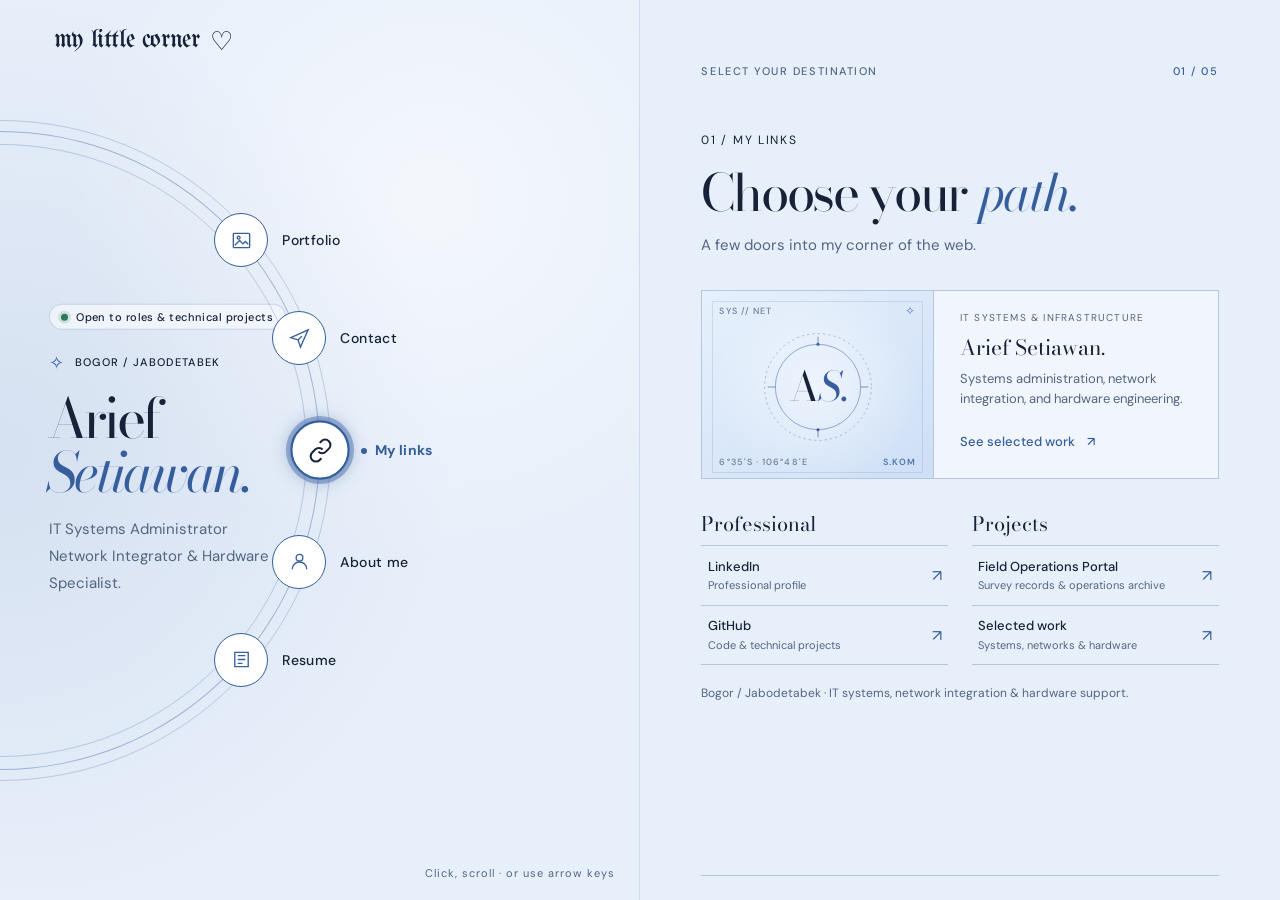
<file: index.html>
<!doctype html>
<html lang="en">
<head>
<meta charset="utf-8">
<meta name="viewport" content="width=device-width, initial-scale=1">
<meta name="theme-color" content="#e7effa">
<meta name="description" content="Arief Setiawan's IT systems, network integration, hardware engineering, and technical project portfolio.">
<meta property="og:type" content="website">
<meta property="og:title" content="Arief Setiawan — IT Systems &amp; Technical Portfolio">
<meta property="og:description" content="Systems administration, network integration, hardware engineering, and technical projects by Arief Setiawan, S.Kom.">
<meta property="og:image" content="assets/images/monogram-og.png">
<meta name="twitter:card" content="summary_large_image">
<meta name="twitter:title" content="Arief Setiawan — IT Systems &amp; Technical Portfolio">
<meta name="twitter:description" content="Systems administration, network integration, hardware engineering, and technical projects by Arief Setiawan, S.Kom.">
<title>Arief Setiawan — IT Systems &amp; Technical Portfolio</title>
<link rel="icon" type="image/svg+xml" href="data:image/svg+xml,%3Csvg xmlns='http://www.w3.org/2000/svg' viewBox='0 0 64 64'%3E%3Crect width='64' height='64' rx='16' fill='%23e7effa'/%3E%3Cpath d='M32 48S11 36 11 23a11 11 0 0 1 21-4 11 11 0 0 1 21 4c0 13-21 25-21 25Z' fill='%23172238'/%3E%3C/svg%3E">
<link rel="stylesheet" href="assets/css/style.css?v=ice-blue">
</head>
<body>
<a class="skip-link" href="#main">Skip to content</a>
<div class="page-shell" id="top">
<header class="site-header">
<a class="wordmark" href="#top" aria-label="My little corner, back to top">my little corner<span aria-hidden="true">♡</span></a>
<nav aria-label="Main navigation"><a href="#links">My links</a><a href="#profil">About me</a><a href="#riwayat">Resume</a><a href="#portofolio">Portfolio</a><a href="#contact">Contact</a></nav>
</header>
<main id="main" class="split-layout">
<aside class="wheel-side" aria-label="Portfolio identity and navigation">
<section class="hero" id="hero" aria-labelledby="hero-title">
<div class="hero-copy">
<div class="status-badge"><span class="status-dot" aria-hidden="true"></span><span>Open to roles &amp; technical projects</span></div>
<p class="eyebrow"><span aria-hidden="true">✧</span> BOGOR / JABODETABEK</p>
<h1 id="hero-title">Arief<br><em>Setiawan.</em></h1>
<p class="hero-description">IT Systems Administrator<br>Network Integrator &amp; Hardware Specialist.</p>
</div>
</section>
<section class="quick-links-section" id="wheel-nav" aria-label="Portfolio destinations">
<div class="wheel-layout">
<div class="wheel-column">
<nav class="destination-wheel" id="destination-wheel" aria-label="Choose a section of this portfolio">
<div class="wheel-orbit" aria-hidden="true"></div>
<a class="wheel-stop" href="#links" data-index="0" data-view="links" data-number="01 / 05" aria-label="My links" aria-controls="content-pane" aria-current="location"><span class="wheel-icon" aria-hidden="true"><svg viewBox="0 0 24 24" fill="none" stroke="currentColor" stroke-width="1.4"><path d="M10 13a5 5 0 0 0 7.1 0l2.8-2.8a5 5 0 0 0-7.1-7.1l-1.6 1.6M14 11a5 5 0 0 0-7.1 0l-2.8 2.8a5 5 0 0 0 7.1 7.1l1.6-1.6"/></svg></span><span class="wheel-label">My links</span></a>
<a class="wheel-stop" href="#profil" data-index="1" data-view="profil" data-number="02 / 05" aria-label="About me" aria-controls="content-pane"><span class="wheel-icon" aria-hidden="true"><svg viewBox="0 0 24 24" fill="none" stroke="currentColor" stroke-width="1.4"><circle cx="12" cy="8" r="3.5"/><path d="M4.5 20a7.5 7.5 0 0 1 15 0"/></svg></span><span class="wheel-label">About me</span></a>
<a class="wheel-stop" href="#riwayat" data-index="2" data-view="riwayat" data-number="03 / 05" aria-label="Resume" aria-controls="content-pane"><span class="wheel-icon" aria-hidden="true"><svg viewBox="0 0 24 24" fill="none" stroke="currentColor" stroke-width="1.4"><path d="M5 4.5h14v15H5zM8 8h8M8 12h8M8 16h5"/></svg></span><span class="wheel-label">Resume</span></a>
<a class="wheel-stop" href="#portofolio" data-index="3" data-view="portofolio" data-number="04 / 05" aria-label="Portfolio" aria-controls="content-pane"><span class="wheel-icon" aria-hidden="true"><svg viewBox="0 0 24 24" fill="none" stroke="currentColor" stroke-width="1.4"><rect x="3.5" y="4.5" width="17" height="15" rx="1"/><circle cx="9" cy="9" r="1.5"/><path d="m5 17 5-5 3.5 3.5 2.5-2.5 3 3"/></svg></span><span class="wheel-label">Portfolio</span></a>
<a class="wheel-stop" href="#contact" data-index="4" data-view="contact" data-number="05 / 05" aria-label="Contact" aria-controls="content-pane"><span class="wheel-icon" aria-hidden="true"><svg viewBox="0 0 24 24" fill="none" stroke="currentColor" stroke-width="1.4"><path d="m3 11 18-8-8 18-2.5-7.5L3 11Z"/><path d="m10.5 13.5 4-4"/></svg></span><span class="wheel-label">Contact</span></a>
</nav>
<p class="wheel-hint" id="wheel-hint">Click, scroll · or use arrow keys</p>
</div>
</div>
</section>
</aside>
<div class="content-pane" id="content-pane" tabindex="0" aria-label="Selected portfolio section">
<p class="visually-hidden" id="view-status" aria-live="polite"></p>
<div class="content-topline"><span>SELECT YOUR DESTINATION</span><span id="destination-count">01 / 05</span></div>
<section class="links-view" id="links" data-wheel-view="links" aria-labelledby="links-title">
<p class="section-number">01 / MY LINKS</p>
<h2 id="links-title">Choose your <em>path.</em></h2>
<p class="links-intro">A few doors into my corner of the web.</p>
<article class="featured-link-card">
<div class="featured-link-art" aria-hidden="true">
<div class="monogram-emblem">
<span class="monogram-meta monogram-meta--tl">SYS // NET</span>
<span class="monogram-meta monogram-meta--tr">✧</span>
<div class="monogram-seal">
<svg class="monogram-rings" viewBox="0 0 160 160" fill="none">
<circle cx="80" cy="80" r="70" stroke="currentColor" stroke-width="1" stroke-dasharray="3 4" opacity=".45"/>
<circle cx="80" cy="80" r="56" stroke="currentColor" stroke-width="1" opacity=".65"/>
<path d="M80 14v10M80 136v10M14 80h10M136 80h10" stroke="currentColor" stroke-width="1.2" opacity=".7"/>
<circle cx="80" cy="24" r="2" fill="currentColor"/>
<circle cx="80" cy="136" r="2" fill="currentColor"/>
</svg>
<div class="monogram-letters"><span>A</span><em>S.</em></div>
</div>
<span class="monogram-meta monogram-meta--bl">6°35'S · 106°48'E</span>
<span class="monogram-meta monogram-meta--br">S.KOM</span>
</div>
</div>
<div class="featured-link-copy"><p class="featured-link-label">IT SYSTEMS &amp; INFRASTRUCTURE</p><h3>Arief Setiawan.</h3><p>Systems administration, network integration, and hardware engineering.</p><a class="featured-link-action" href="#portofolio">See selected work <span aria-hidden="true">↗</span></a></div>
</article>
<div class="link-collection-grid">
<section class="link-collection"><h3>Professional</h3><a class="hub-link" href="https://www.linkedin.com/in/ariefs1412/" target="_blank" rel="noopener noreferrer"><span><strong>LinkedIn</strong><small>Professional profile</small></span><span aria-hidden="true">↗</span></a><a class="hub-link" href="https://github.com/Theiamilis" target="_blank" rel="noopener noreferrer"><span><strong>GitHub</strong><small>Code &amp; technical projects</small></span><span aria-hidden="true">↗</span></a></section>
<section class="link-collection"><h3>Projects</h3><a class="hub-link" href="https://situmandi.theiamilis.my.id" target="_blank" rel="noopener noreferrer"><span><strong>Field Operations Portal</strong><small>Survey records &amp; operations archive</small></span><span aria-hidden="true">↗</span></a><a class="hub-link" href="#portofolio"><span><strong>Selected work</strong><small>Systems, networks &amp; hardware</small></span><span aria-hidden="true">↗</span></a></section>
</div>
<p class="links-note">Bogor / Jabodetabek · IT systems, network integration &amp; hardware support.</p>
</section>
<section class="about-view" id="profil" data-wheel-view="profil" aria-labelledby="profile-title">
<section class="profile-overview" aria-labelledby="profile-title">
<div class="section-marker"><span>02 / ABOUT ME</span><span aria-hidden="true">✧</span></div>
<div class="profile-details"><h2 id="profile-title">About <em>me.</em></h2>
<p class="empty-copy">IT systems administrator and infrastructure specialist with a bachelor's degree in Informatics. Experienced in Linux servers, network integration, hardware diagnostics, and operational documentation, with a focus on reliable systems and practical support.</p>
<dl class="profile-facts"><div><dt>Name</dt><dd>Arief Setiawan, S.Kom.</dd></div><div><dt>Field / focus</dt><dd>Systems administration, network integration &amp; hardware engineering</dd></div></dl>
<div class="cv-row"><div><p class="cv-label">The short version, on paper.</p><p class="availability-note" id="cv-status">Printable resume with experience, education &amp; technical skills.</p></div><a class="download-cv" href="assets/cv/arief-setiawan-cv.html" target="_blank" rel="noopener" aria-describedby="cv-status">View / Print CV <svg viewBox="0 0 24 24" fill="none" stroke="currentColor" stroke-width="1.5" aria-hidden="true"><path d="M6 9V3h12v6M6 18H4a2 2 0 0 1-2-2v-5a2 2 0 0 1 2-2h16a2 2 0 0 1 2 2v5a2 2 0 0 1-2 2h-2"/><path d="M6 14h12v7H6z"/></svg></a></div>
</div>
</section>
<section class="skills-section" id="skills" aria-labelledby="skills-title">
<div class="section-heading"><div><p class="section-number">SKILLS &amp; TOOLS</p><h2 id="skills-title">What I bring <em>to the table.</em></h2></div><span class="section-ornament" aria-hidden="true">♡</span></div>
<div class="skill-grid">
<article class="skill-card"><span class="category-index" aria-hidden="true">01</span><h3>Systems &amp; infrastructure</h3><p>Linux (Debian / Ubuntu), Windows Server, Docker, reverse proxies, self-hosted services, backup automation &amp; SSH.</p></article>
<article class="skill-card"><span class="category-index" aria-hidden="true">02</span><h3>Networking &amp; security</h3><p>TCP/IP, subnetting, VLAN, OpenWrt, routing, firewall rules, DNS, Tailscale VPN &amp; Cloudflare Zero Trust.</p></article>
<article class="skill-card"><span class="category-index" aria-hidden="true">03</span><h3>Hardware &amp; support</h3><p>PC assembly, laptop upgrades, RAM / SSD, thermal maintenance, diagnostics, stress testing &amp; OS deployment.</p></article>
<article class="skill-card"><span class="category-index" aria-hidden="true">04</span><h3>Telecom &amp; operations</h3><p>PABX, IP camera / NVR, rack wiring, remote support &amp; Excel project schedules, progress tracking and inventory.</p></article>
</div>
</section>
<section class="achievements-section" id="achievements" aria-labelledby="achievements-title">
<div class="section-heading"><div><p class="section-number">SELECTED MILESTONES</p><h2 id="achievements-title">A few <em>project outcomes.</em></h2></div><p class="section-caption">Systems delivered in the field</p></div>
<div class="milestone-grid"><article class="milestone-card"><strong>20+</strong><p>IP cameras integrated with NVR systems</p></article><article class="milestone-card"><strong>52 days</strong><p>Multi-zone surveillance &amp; telecom installation</p></article><article class="milestone-card"><strong>No issues</strong><p>Hardware compatibility problems after installation</p></article></div>
</section>
</section>
<section class="history-section" id="riwayat" data-wheel-view="riwayat" aria-labelledby="history-title">
<div class="section-heading"><div><p class="section-number">03 / RESUME</p><h2 id="history-title">One step at <em>a time.</em></h2></div><p class="section-caption">Education &amp; experience</p></div>
<div class="history-grid">
<section class="history-column" aria-labelledby="education-title"><h3 id="education-title"><svg viewBox="0 0 24 24" fill="none" stroke="currentColor" stroke-width="1.4" aria-hidden="true"><path d="m3 9 9-5 9 5-9 5-9-5Z"/><path d="M7 12v5c3 2 7 2 10 0v-5M21 9v7"/></svg>Education</h3>
<article class="history-entry"><div class="history-entry-heading"><h4>Bachelor's Degree in Informatics</h4><span>2018–2022</span></div><p>Universitas Nusa Mandiri</p><p class="history-meta">Jakarta / Depok, Indonesia</p></article>
</section>
<section class="history-column" aria-labelledby="experience-title"><h3 id="experience-title"><svg viewBox="0 0 24 24" fill="none" stroke="currentColor" stroke-width="1.4" aria-hidden="true"><rect x="3" y="7" width="18" height="13" rx="2"/><path d="M8 7V4h8v3M3 12c6 3 12 3 18 0M10 13v3h4v-3"/></svg>Experience</h3>
<article class="history-entry"><div class="history-entry-heading"><h4>Site Operations Administrator &amp; Pre-Construction Document Controller</h4><span>May 2025–Present</span></div><p class="history-meta">Energy Infrastructure Development &amp; Site Survey · North Sumatra / Hybrid</p><p>Manage field-survey and site-preparation timelines using Excel Gantt charts and S-curves. Develop and maintain a self-hosted portal for survey-photo archives and reporting, and track operating costs, pre-construction records and field logistics.</p></article>
<article class="history-entry"><div class="history-entry-heading"><h4>IT Infrastructure &amp; Network Integration Specialist</h4><span>Feb 2026–Apr 2026</span></div><p class="history-meta">Commercial &amp; Residential Systems Integration · South Jakarta</p><p>Integrated IP surveillance and NVR systems with Panasonic PABX communications. Configured router access, IP allocation, bandwidth and structured wired / wireless connectivity.</p></article>
<article class="history-entry"><div class="history-entry-heading"><h4>IT Systems &amp; Network Administrator</h4><span>Jan 2024–May 2025</span></div><p class="history-meta">Independent IT Infrastructure &amp; Managed Services · Bogor, West Java</p><p>Operated Debian / Ubuntu servers with Docker, reverse proxies and automated backups. Managed private remote access, OpenWrt routing, LAN / VLAN, firewall rules and remote end-user support.</p></article>
<article class="history-entry"><div class="history-entry-heading"><h4>PC &amp; Laptop Hardware Specialist / Technical Support</h4><span>Dec 2022–Present</span></div><p class="history-meta">Independent Hardware Consultation &amp; Custom Rig Services · Bogor / Remote</p><p>Provide custom PC assembly, laptop upgrades and component advice. Diagnose hardware and software issues, service cooling systems, deploy Windows / Linux dual-boot setups, and handle data backup, recovery and malware removal.</p></article>
</section>
</div>
</section>
<section class="portfolio-section" id="portofolio" data-wheel-view="portofolio" aria-labelledby="portfolio-title">
<div class="section-heading"><div><p class="section-number">04 / PORTFOLIO</p><h2 id="portfolio-title">Selected <em>work.</em></h2></div><span class="work-count">4 technical projects</span></div>
<article class="project-card" aria-labelledby="project-portal-title">
<div class="project-cover project-cover--portal"><svg viewBox="0 0 64 64" fill="none" stroke="currentColor" stroke-width="1.5" aria-hidden="true"><rect x="10" y="9" width="44" height="46" rx="2"/><path d="M18 19h28M18 27h28M18 35h18M18 43h28"/><circle cx="44" cy="35" r="2"/></svg><span class="cover-caption">FIELD SYSTEMS</span></div>
<div class="project-intro"><p class="project-category">OPERATIONS PORTAL <span>LIVE</span></p><h3 id="project-portal-title">Field Operations <em>Portal.</em></h3><p>A centralized portal for field survey photos, daily logs, work schedules and reporting shared with planning teams.</p><p class="project-detail">Built a responsive, date-and-location photo archive with schedule alerts. Track project timelines and progress variance with Excel Gantt charts and S-curves. Deployed on Linux with reverse proxy, SSL/TLS and centralized Cloudflare DNS.</p><ul class="project-tags" aria-label="Project technologies"><li>Linux</li><li>JavaScript / Python</li><li>Gantt / S-curve</li><li>Cloudflare DNS</li><li>SSL / TLS</li></ul><a class="project-link" href="https://situmandi.theiamilis.my.id" target="_blank" rel="noopener noreferrer">Visit the portal <span aria-hidden="true">↗</span></a></div>
</article>
<article class="project-card" aria-labelledby="project-lili-title">
<div class="project-cover project-cover--automation"><svg viewBox="0 0 64 64" fill="none" stroke="currentColor" stroke-width="1.5" aria-hidden="true"><path d="M12 31 32 13l20 18v21H12V31Z"/><path d="M25 52V37h14v15M21 29h.01M43 29h.01M32 8v5M8 21l7 5M56 21l-7 5"/><circle cx="32" cy="29" r="2"/></svg><span class="cover-caption">AUTOMATION</span></div>
<div class="project-intro"><p class="project-category">SMART HOME &amp; MESSAGING <span>LINUX</span></p><h3 id="project-lili-title">Lili: Automation <em>Hub.</em></h3><p>A low-power, always-on Linux system connecting messaging workflows and local smart-home controls.</p><p class="project-detail">Configured a WhatsApp webhook gateway, MQTT-controlled lighting, a browser status dashboard and private remote access through Tailscale.</p><ul class="project-tags" aria-label="Project technologies"><li>Python</li><li>Docker</li><li>Tailscale</li><li>MQTT</li><li>Webhooks</li></ul><a class="project-link" href="https://github.com/Theiamilis" target="_blank" rel="noopener noreferrer">GitHub profile <span aria-hidden="true">↗</span></a></div>
</article>
<article class="project-card" aria-labelledby="project-integration-title">
<div class="project-cover project-cover--integration"><svg viewBox="0 0 64 64" fill="none" stroke="currentColor" stroke-width="1.5" aria-hidden="true"><rect x="8" y="12" width="34" height="26" rx="2"/><path d="m13 32 10-10 7 7 5-5 5 5M20 48h29M25 38v10M45 20h10v28H45"/><circle cx="50" cy="25" r="1"/><circle cx="50" cy="31" r="1"/><circle cx="50" cy="37" r="1"/></svg><span class="cover-caption">NETWORK INTEGRATION</span></div>
<div class="project-intro"><p class="project-category">SURVEILLANCE &amp; TELECOM <span>52 DAYS</span></p><h3 id="project-integration-title">Enterprise Systems <em>Integration.</em></h3><p>Integrated centralized surveillance and corporate communications across a multi-zone commercial and residential site.</p><p class="project-detail">Installed and configured 20+ IP cameras with NVR, Panasonic PABX extensions, structured cabling, switches and managed Wi-Fi. Completed with no post-install compatibility issues.</p><ul class="project-tags" aria-label="Project technologies"><li>IP CCTV / NVR</li><li>Panasonic PABX</li><li>PoE</li><li>Cat6</li><li>Network routing</li></ul></div>
</article>
<article class="project-card" aria-labelledby="project-hardware-title">
<div class="project-cover project-cover--hardware"><svg viewBox="0 0 64 64" fill="none" stroke="currentColor" stroke-width="1.5" aria-hidden="true"><rect x="8" y="12" width="48" height="31" rx="2"/><path d="M4 51h56M17 51l3-8m27 8-3-8M22 20h20v15H22zM26 25h12M26 30h7"/><circle cx="48" cy="20" r="2"/></svg><span class="cover-caption">HARDWARE ENGINEERING</span></div>
<div class="project-intro"><p class="project-category">WORKSTATIONS &amp; DIAGNOSTICS <span>HARDWARE</span></p><h3 id="project-hardware-title">Workstation Builds &amp; <em>PC Support.</em></h3><p>High-end workstation assembly, PC and laptop upgrades, and diagnostic support focused on stable, cool-running systems.</p><p class="project-detail">Built an Intel Core i9 / NVIDIA RTX 4090 workstation with ATX 3.0 power, 12VHPWR cabling and 360 mm AIO cooling. Also handled thermal service, RAM / NVMe upgrades, stability tests and Windows / Linux dual-boot setups.</p><ul class="project-tags" aria-label="Project technologies"><li>PC Assembly</li><li>12VHPWR</li><li>AIO Cooling</li><li>NVMe</li><li>Stress Testing</li></ul></div>
</article>
</section>
<section class="contact-section" id="contact" data-wheel-view="contact" aria-labelledby="contact-title">
<div class="section-heading"><div><p class="section-number">05 / CONTACT</p><h2 id="contact-title">Let's make <em>something happen.</em></h2></div><span class="section-ornament" aria-hidden="true">♡</span></div>
<p class="contact-intro">Available for IT systems administration, network integration, and hardware support inquiries.</p>
<div class="contact-grid">
<article class="contact-card">
<div class="contact-card-top"><span class="contact-card-icon" aria-hidden="true"><svg viewBox="0 0 24 24" fill="none" stroke="currentColor" stroke-width="1.5"><rect x="3" y="5" width="18" height="14" rx="2"/><path d="m3 7 9 6 9-6"/></svg></span><span class="category-index">01</span></div>
<h3>Email</h3>
<p class="contact-card-value"><a href="mailto:ariefs1412@gmail.com">ariefs1412@gmail.com</a></p>
<div class="contact-card-actions"><a class="contact-card-link" href="mailto:ariefs1412@gmail.com">Send email <span aria-hidden="true">↗</span></a><button type="button" class="copy-email-btn" id="copy-email-btn" data-email="ariefs1412@gmail.com" aria-label="Copy email address">Copy email</button></div>
</article>
<article class="contact-card">
<div class="contact-card-top"><span class="contact-card-icon" aria-hidden="true"><svg viewBox="0 0 24 24" fill="none" stroke="currentColor" stroke-width="1.5"><path d="M16 8a6 6 0 0 1 6 6v7h-4v-7a2 2 0 0 0-2-2 2 2 0 0 0-2 2v7h-4v-7a6 6 0 0 1 6-6z"/><rect x="2" y="9" width="4" height="12"/><circle cx="4" cy="4" r="2"/></svg></span><span class="category-index">02</span></div>
<h3>LinkedIn</h3>
<p class="contact-card-value">linkedin.com/in/ariefs1412</p>
<div class="contact-card-actions"><a class="contact-card-link" href="https://www.linkedin.com/in/ariefs1412/" target="_blank" rel="noopener noreferrer">Connect on LinkedIn <span aria-hidden="true">↗</span></a></div>
</article>
<article class="contact-card">
<div class="contact-card-top"><span class="contact-card-icon" aria-hidden="true"><svg viewBox="0 0 24 24" fill="none" stroke="currentColor" stroke-width="1.5"><path d="M15 22v-4a4.8 4.8 0 0 0-1-3.5c3 0 6-2 6-5.5.08-1.25-.27-2.48-1-3.5.28-1.15.28-2.35 0-3.5 0 0-1 0-3 1.5-2.64-.5-5.36-.5-8 0C6 2 5 2 5 2c-.3 1.15-.3 2.35 0 3.5A5.4 5.4 0 0 0 4 9c0 3.5 3 5.5 6 5.5-.39.49-.68 1.05-.85 1.65-.17.6-.22 1.23-.15 1.85v4"/><path d="M9 18c-4.51 2-5-2-7-2"/></svg></span><span class="category-index">03</span></div>
<h3>GitHub</h3>
<p class="contact-card-value">github.com/Theiamilis</p>
<div class="contact-card-actions"><a class="contact-card-link" href="https://github.com/Theiamilis" target="_blank" rel="noopener noreferrer">View repositories <span aria-hidden="true">↗</span></a></div>
</article>
<article class="contact-card">
<div class="contact-card-top"><span class="contact-card-icon" aria-hidden="true"><svg viewBox="0 0 24 24" fill="none" stroke="currentColor" stroke-width="1.5"><path d="M20 10c0 6-8 12-8 12s-8-6-8-12a8 8 0 0 1 16 0Z"/><circle cx="12" cy="10" r="3"/></svg></span><span class="category-index">04</span></div>
<h3>Location &amp; Coverage</h3>
<p class="contact-card-value">Bogor / Jabodetabek, Indonesia</p>
<p class="contact-card-meta">Available for on-site installation, hybrid operations &amp; remote support.</p>
</article>
</div>
</section>
<footer class="site-footer"><p>my little corner <span aria-hidden="true">♡</span></p><a href="#top" id="back-to-top">back to top <span aria-hidden="true">↑</span></a></footer>
</div>
</main>
</div>
<script defer src="assets/js/destination-wheel.js"></script>
</body>
</html>
</file>
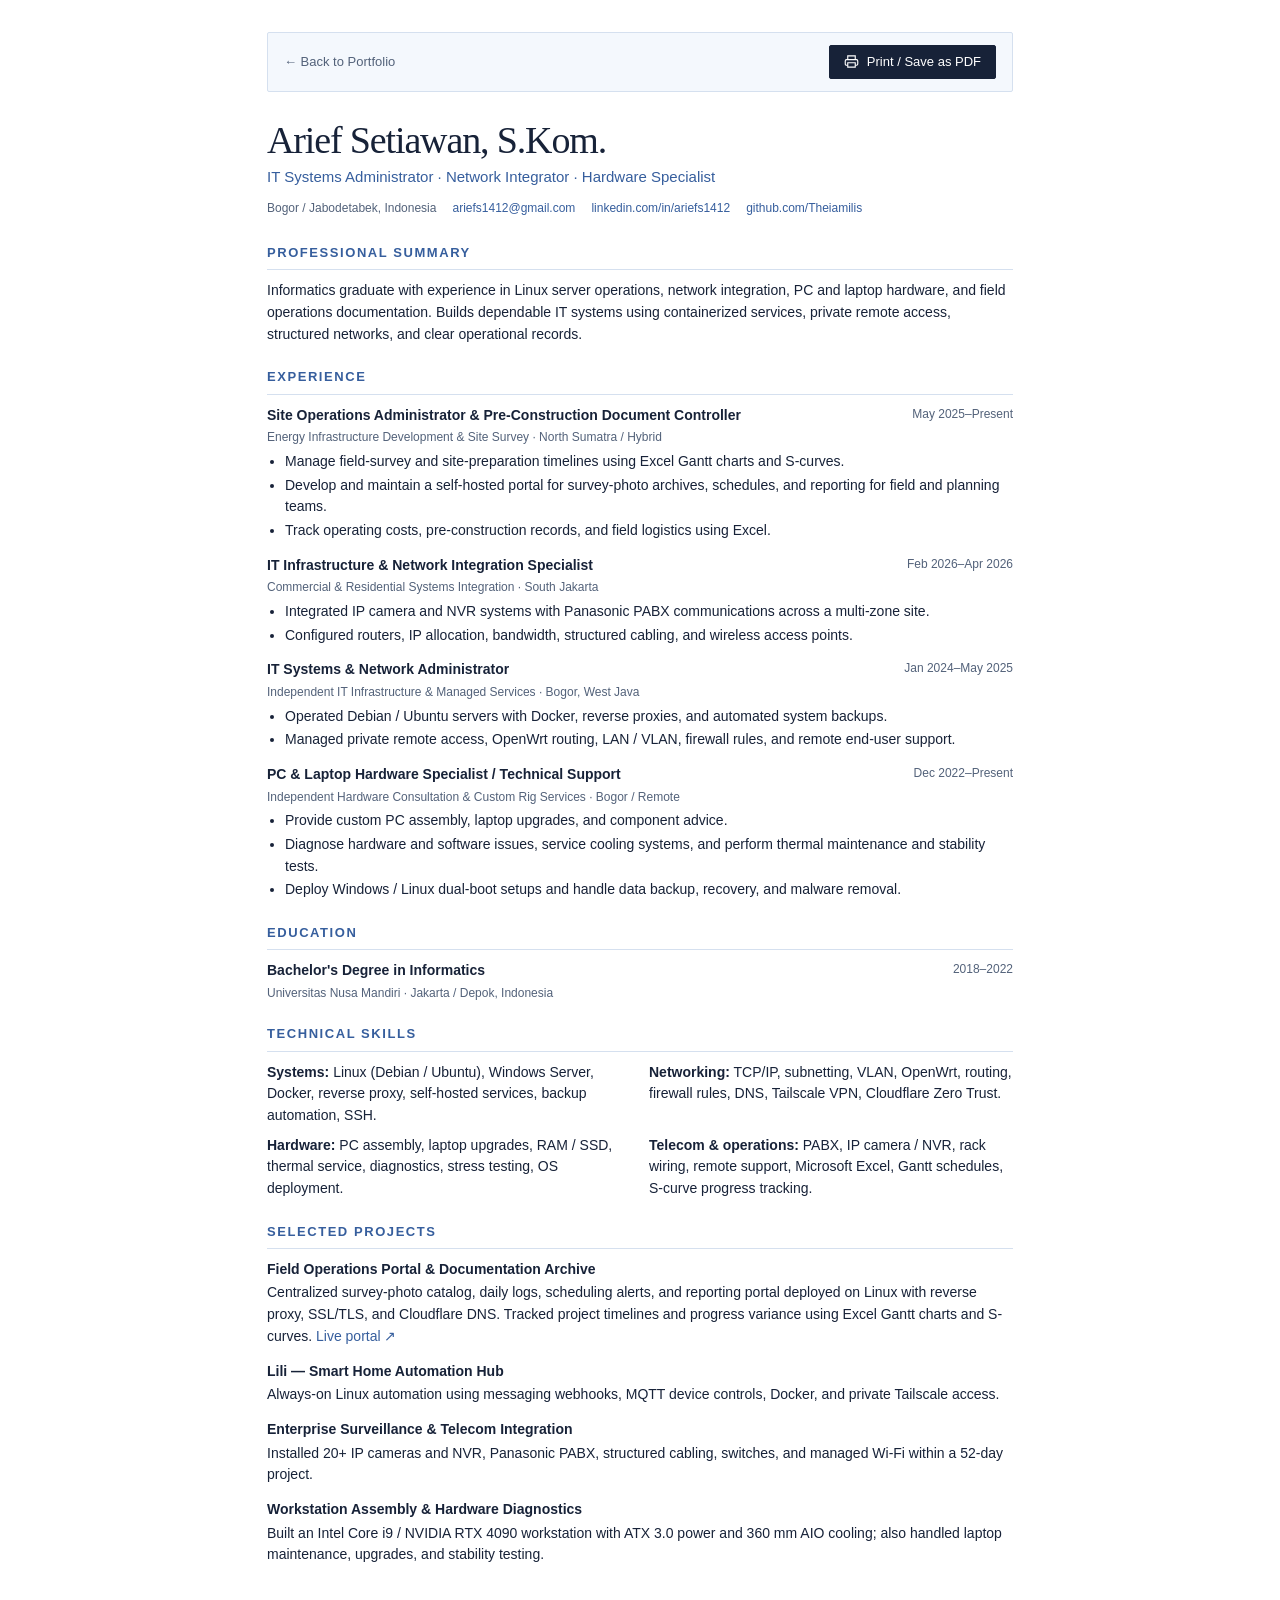
<file: assets/cv/arief-setiawan-cv.html>
<!doctype html>
<html lang="en">
<head>
<meta charset="utf-8">
<meta name="viewport" content="width=device-width, initial-scale=1">
<meta name="description" content="Resume of Arief Setiawan, IT Systems Administrator and Network Integrator.">
<title>Arief Setiawan — CV</title>
<style>
  :root { color-scheme: light; --ink:#172238; --muted:#53627a; --line:#d5e0ef; --blue:#365e9d; --paper:#f4f8fd; }
  * { box-sizing:border-box; }
  body { max-width:850px; margin:0 auto; padding:32px 52px 52px; color:var(--ink); background:#fff; font:14px/1.55 "Segoe UI",Arial,sans-serif; -webkit-font-smoothing:antialiased; }
  .cv-toolbar { display:flex; justify-content:space-between; align-items:center; gap:12px; margin:0 0 28px; padding:12px 16px; border:1px solid var(--line); background:var(--paper); border-radius:2px; }
  .cv-back { display:inline-flex; align-items:center; gap:6px; color:var(--muted); font-size:13px; font-weight:500; text-decoration:none; transition:color .18s; }
  .cv-back:hover { color:var(--ink); }
  .cv-print-btn { display:inline-flex; align-items:center; gap:8px; padding:8px 14px; border:1px solid var(--ink); background:var(--ink); color:#fff; font:500 13px/1.2 "Segoe UI",Arial,sans-serif; border-radius:2px; cursor:pointer; transition:background .18s,border-color .18s; }
  .cv-print-btn:hover { background:var(--blue); border-color:var(--blue); }
  .cv-print-btn svg { width:15px; height:15px; }
  h1,h2,h3,p,ul { margin-top:0; }
  h1 { margin-bottom:4px; font:400 38px/1.1 Georgia,serif; letter-spacing:-.03em; }
  .role { margin:0 0 10px; color:var(--blue); font-size:15px; font-weight:500; }
  .contact { display:flex; flex-wrap:wrap; gap:5px 16px; margin:0 0 26px; color:var(--muted); font-size:12px; }
  a { color:var(--blue); text-decoration:none; }
  a:hover { text-decoration:underline; }
  section { margin:0 0 22px; }
  h2 { margin-bottom:10px; padding-bottom:6px; border-bottom:1px solid var(--line); color:var(--blue); font-size:13px; letter-spacing:.12em; text-transform:uppercase; }
  h3 { margin-bottom:2px; font-size:14px; font-weight:600; }
  .entry { margin:0 0 13px; break-inside:avoid; }
  .entry-head { display:flex; justify-content:space-between; gap:12px; }
  .date { color:var(--muted); white-space:nowrap; font-size:12px; font-weight:500; }
  .meta { margin-bottom:4px; color:var(--muted); font-size:12px; }
  p { margin-bottom:6px; }
  ul { margin-bottom:0; padding-left:18px; }
  li { margin:2px 0; }
  .skills { display:grid; grid-template-columns:1fr 1fr; gap:8px 18px; }
  .skills p { margin:0; }
  .skills strong { color:var(--ink); }
  @media(max-width:620px) {
    body { padding:20px 22px 36px; }
    .cv-toolbar { flex-wrap:wrap; }
    .entry-head { display:block; }
    .date { display:block; }
    .skills { grid-template-columns:1fr; }
  }
  @media print {
    .cv-toolbar { display:none !important; }
    body { max-width:none; padding:0; font-size:11px; }
    h1 { font-size:30px; }
    section { margin-bottom:14px; }
    a { color:inherit; text-decoration:none; }
  }
</style>
</head>
<body>
<div class="cv-toolbar" role="region" aria-label="Document actions">
  <a class="cv-back" href="../../index.html#profil">← Back to Portfolio</a>
  <button type="button" class="cv-print-btn" onclick="window.print()">
    <svg viewBox="0 0 24 24" fill="none" stroke="currentColor" stroke-width="1.8" aria-hidden="true"><path d="M6 9V3h12v6M6 18H4a2 2 0 0 1-2-2v-5a2 2 0 0 1 2-2h16a2 2 0 0 1 2 2v5a2 2 0 0 1-2 2h-2"/><path d="M6 14h12v7H6z"/></svg>
    Print / Save as PDF
  </button>
</div>
<header>
  <h1>Arief Setiawan, S.Kom.</h1>
  <p class="role">IT Systems Administrator · Network Integrator · Hardware Specialist</p>
  <p class="contact"><span>Bogor / Jabodetabek, Indonesia</span><a href="mailto:ariefs1412@gmail.com">ariefs1412@gmail.com</a><a href="https://www.linkedin.com/in/ariefs1412/" target="_blank" rel="noopener noreferrer">linkedin.com/in/ariefs1412</a><a href="https://github.com/Theiamilis" target="_blank" rel="noopener noreferrer">github.com/Theiamilis</a></p>
</header>

<section>
  <h2>Professional Summary</h2>
  <p>Informatics graduate with experience in Linux server operations, network integration, PC and laptop hardware, and field operations documentation. Builds dependable IT systems using containerized services, private remote access, structured networks, and clear operational records.</p>
</section>

<section>
  <h2>Experience</h2>
  <article class="entry">
    <div class="entry-head"><h3>Site Operations Administrator &amp; Pre-Construction Document Controller</h3><span class="date">May 2025–Present</span></div>
    <p class="meta">Energy Infrastructure Development &amp; Site Survey · North Sumatra / Hybrid</p>
    <ul><li>Manage field-survey and site-preparation timelines using Excel Gantt charts and S-curves.</li><li>Develop and maintain a self-hosted portal for survey-photo archives, schedules, and reporting for field and planning teams.</li><li>Track operating costs, pre-construction records, and field logistics using Excel.</li></ul>
  </article>
  <article class="entry">
    <div class="entry-head"><h3>IT Infrastructure &amp; Network Integration Specialist</h3><span class="date">Feb 2026–Apr 2026</span></div>
    <p class="meta">Commercial &amp; Residential Systems Integration · South Jakarta</p>
    <ul><li>Integrated IP camera and NVR systems with Panasonic PABX communications across a multi-zone site.</li><li>Configured routers, IP allocation, bandwidth, structured cabling, and wireless access points.</li></ul>
  </article>
  <article class="entry">
    <div class="entry-head"><h3>IT Systems &amp; Network Administrator</h3><span class="date">Jan 2024–May 2025</span></div>
    <p class="meta">Independent IT Infrastructure &amp; Managed Services · Bogor, West Java</p>
    <ul><li>Operated Debian / Ubuntu servers with Docker, reverse proxies, and automated system backups.</li><li>Managed private remote access, OpenWrt routing, LAN / VLAN, firewall rules, and remote end-user support.</li></ul>
  </article>
  <article class="entry">
    <div class="entry-head"><h3>PC &amp; Laptop Hardware Specialist / Technical Support</h3><span class="date">Dec 2022–Present</span></div>
    <p class="meta">Independent Hardware Consultation &amp; Custom Rig Services · Bogor / Remote</p>
    <ul><li>Provide custom PC assembly, laptop upgrades, and component advice.</li><li>Diagnose hardware and software issues, service cooling systems, and perform thermal maintenance and stability tests.</li><li>Deploy Windows / Linux dual-boot setups and handle data backup, recovery, and malware removal.</li></ul>
  </article>
</section>

<section>
  <h2>Education</h2>
  <article class="entry"><div class="entry-head"><h3>Bachelor's Degree in Informatics</h3><span class="date">2018–2022</span></div><p class="meta">Universitas Nusa Mandiri · Jakarta / Depok, Indonesia</p></article>
</section>

<section>
  <h2>Technical Skills</h2>
  <div class="skills">
    <p><strong>Systems:</strong> Linux (Debian / Ubuntu), Windows Server, Docker, reverse proxy, self-hosted services, backup automation, SSH.</p>
    <p><strong>Networking:</strong> TCP/IP, subnetting, VLAN, OpenWrt, routing, firewall rules, DNS, Tailscale VPN, Cloudflare Zero Trust.</p>
    <p><strong>Hardware:</strong> PC assembly, laptop upgrades, RAM / SSD, thermal service, diagnostics, stress testing, OS deployment.</p>
    <p><strong>Telecom &amp; operations:</strong> PABX, IP camera / NVR, rack wiring, remote support, Microsoft Excel, Gantt schedules, S-curve progress tracking.</p>
  </div>
</section>

<section>
  <h2>Selected Projects</h2>
  <article class="entry"><h3>Field Operations Portal &amp; Documentation Archive</h3><p>Centralized survey-photo catalog, daily logs, scheduling alerts, and reporting portal deployed on Linux with reverse proxy, SSL/TLS, and Cloudflare DNS. Tracked project timelines and progress variance using Excel Gantt charts and S-curves. <a href="https://situmandi.theiamilis.my.id" target="_blank" rel="noopener noreferrer">Live portal ↗</a></p></article>
  <article class="entry"><h3>Lili — Smart Home Automation Hub</h3><p>Always-on Linux automation using messaging webhooks, MQTT device controls, Docker, and private Tailscale access.</p></article>
  <article class="entry"><h3>Enterprise Surveillance &amp; Telecom Integration</h3><p>Installed 20+ IP cameras and NVR, Panasonic PABX, structured cabling, switches, and managed Wi-Fi within a 52-day project.</p></article>
  <article class="entry"><h3>Workstation Assembly &amp; Hardware Diagnostics</h3><p>Built an Intel Core i9 / NVIDIA RTX 4090 workstation with ATX 3.0 power and 360 mm AIO cooling; also handled laptop maintenance, upgrades, and stability testing.</p></article>
</section>
</body>
</html>
</file>
<file: assets/css/style.css>
@import url('https://fonts.googleapis.com/css2?family=Bodoni+Moda:ital,wght@0,400;0,500;1,400;1,500&family=DM+Sans:wght@400;500;600&family=UnifrakturMaguntia&display=swap');

:root {
  color-scheme: light;
  --paper: #e7effa;
  --ink: #172238;
  --muted: #526681;
  --line: #b4c6de;
  --accent: #365e9d;
  --serif: 'Bodoni Moda', 'Times New Roman', serif;
  --sans: 'DM Sans', Arial, sans-serif;
}

* { box-sizing: border-box; }
html { scroll-behavior: smooth; scroll-padding-top: 2rem; min-height: 100%; }
body { margin: 0; min-height: 100%; color: var(--ink); background: var(--paper); font-family: var(--sans); font-size: 1rem; -webkit-font-smoothing: antialiased; }
::selection { background: var(--ink); color: var(--paper); }
a { color: inherit; text-decoration: none; }
a:focus-visible, button:focus-visible { outline: 2px solid var(--accent); outline-offset: 5px; border-radius: 2px; }

.skip-link { position: fixed; z-index: 20; top: 1rem; left: 1rem; padding: 1rem; color: #fff; background: var(--ink); transform: translateY(-200%); }
.skip-link:focus { transform: translateY(0); }
.visually-hidden { position: absolute; width: 1px; height: 1px; padding: 0; margin: -1px; overflow: hidden; clip: rect(0, 0, 0, 0); white-space: nowrap; border: 0; }

/* Page shell & header */
.page-shell { width: 100%; min-height: 100vh; margin: 0; padding: 0; }
.site-header { position: absolute; z-index: 10; top: 0; left: 0; width: 50%; min-height: 82px; padding: 0 clamp(1.5rem, 4.2vw, 5rem); display: flex; justify-content: space-between; align-items: center; gap: 1.5rem; border: 0; }
.wordmark { display: inline-flex; align-items: center; gap: .65rem; font: 400 1.65rem/1.2 'UnifrakturMaguntia', var(--serif); letter-spacing: -.015em; }
.wordmark span { font: 1.6rem/1 var(--serif); }
.site-header nav { display: flex; gap: .8rem; flex-wrap: wrap; }
.site-header nav a, .site-footer a { min-height: 44px; display: inline-flex; align-items: center; gap: .5rem; font-size: .75rem; transition: color .2s; }
.site-footer a { font-size: .875rem; }
.site-header nav a:hover, .site-footer a:hover { color: var(--accent); }

/* Split layout & left wheel panel */
.split-layout { display: grid; grid-template-columns: 50% 50%; height: 100vh; min-height: 680px; }
.wheel-side { position: relative; height: 100vh; min-height: 680px; overflow: hidden; padding: 0; border-right: 1px solid #365e9d22; background: var(--paper); }
.wheel-side::before {
  content: "";
  position: absolute;
  inset: 0;
  background:
    radial-gradient(circle at 0% 50%, #365e9d1a 0%, transparent 58%),
    radial-gradient(circle at 68% 22%, #fff8 0%, transparent 45%);
  pointer-events: none;
}

.hero { position: absolute; inset: 0; display: block; width: 100%; height: 100%; margin: 0; padding: 0; }
.hero-copy { position: absolute; z-index: 2; left: clamp(1.5rem, 3.8vw, 4.2rem); top: 50%; transform: translateY(-50%); width: min(38%, 22rem); }

.status-badge {
  display: inline-flex;
  align-items: center;
  gap: .5rem;
  margin: 0 0 1.15rem;
  padding: .32rem .72rem;
  border: 1px solid #365e9d38;
  border-radius: 999px;
  background: #f4f8fdcc;
  color: var(--ink);
  font-size: .6875rem;
  font-weight: 500;
  letter-spacing: .04em;
}
.status-dot {
  width: 7px;
  height: 7px;
  border-radius: 50%;
  background: #2b7a58;
  box-shadow: 0 0 0 3px #2b7a5829;
  animation: status-pulse 2.4s ease-in-out infinite;
}
@keyframes status-pulse {
  0%, 100% { box-shadow: 0 0 0 2px #2b7a5824; opacity: 1; }
  50% { box-shadow: 0 0 0 5px #2b7a580d; opacity: .78; }
}

.eyebrow { display: flex; align-items: center; gap: .6rem; margin: 0 0 .9rem; font-size: .6875rem; font-weight: 500; letter-spacing: .12em; line-height: 1.6; }
.eyebrow span { font-size: 1.125rem; color: var(--accent); }
h1 { margin: 0 0 1rem -.035em; font: 400 clamp(2.5rem, 4.3vw, 4.5rem)/.98 var(--serif); letter-spacing: -.06em; }
h1 em, h2 em { color: var(--accent); font-weight: 400; }
h2 { margin: 0; font: 400 clamp(2rem, 3.4vw, 3rem)/1.2 var(--serif); letter-spacing: -.045em; }
h3 { font-size: 1rem; font-weight: 500; line-height: 1.5; }
.hero-description { max-width: 28rem; margin: 0; font-size: .9375rem; line-height: 1.8; color: var(--muted); }

/* Destination Wheel */
.quick-links-section { position: absolute; z-index: 3; inset: 0; width: auto; max-width: none; margin: 0; padding: 0; border: 0; pointer-events: none; }
.wheel-layout, .wheel-column { display: block; width: 100%; height: 100%; }
.destination-wheel { position: absolute; inset: 0; width: 100%; height: 100%; margin: 0; overflow: visible; pointer-events: none; --wheel-radius-x: min(25vw, 47vh); --wheel-radius-y: min(25vw, 47vh); --orbit-angle: 0deg; }
.destination-wheel:not(.is-ready) { position: absolute; inset: auto 1.25rem 6rem auto; display: flex; flex-direction: column; align-items: flex-end; justify-content: flex-end; width: auto; height: auto; gap: .45rem; }
.destination-wheel:not(.is-ready) .wheel-orbit { display: none; }
.destination-wheel:not(.is-ready) .wheel-stop { position: static; width: auto; height: 42px; min-height: 42px; margin: 0; padding: 0 .75rem; transform: none !important; border-radius: 2px; pointer-events: auto; }
.destination-wheel:not(.is-ready) .wheel-stop::after { content: attr(aria-label); margin-left: .45rem; }
.wheel-orbit { position: absolute; top: calc(50% - var(--wheel-radius-y)); left: calc(0px - var(--wheel-radius-x)); width: calc(var(--wheel-radius-x) + var(--wheel-radius-x)); height: calc(var(--wheel-radius-y) + var(--wheel-radius-y)); transform: rotate(var(--orbit-angle)); transform-origin: center; transition: transform .52s cubic-bezier(.2, .7, .2, 1); border: 1px solid #365e9d66; border-radius: 50%; background: radial-gradient(circle at 100% 50%, #365e9d 0 3px, transparent 4px), radial-gradient(circle at 88% 18%, #365e9d99 0 2px, transparent 3px); pointer-events: none; }
.wheel-orbit::before { content: ""; position: absolute; inset: -12px; border: 1px solid #365e9d40; border-radius: 50%; }
.wheel-orbit::after { content: ""; position: absolute; inset: 12px; border: 1px solid #365e9d40; border-radius: 50%; }
.wheel-stop { position: absolute; z-index: 2; top: 50%; left: 0; display: block; width: 54px; height: 54px; margin: 0; padding: 0; transform: translate(-50%, -50%); border: 0; border-radius: 0; color: var(--ink); background: transparent; text-decoration: none; cursor: pointer; pointer-events: auto; transition: left .52s cubic-bezier(.2, .7, .2, 1), top .52s cubic-bezier(.2, .7, .2, 1), opacity .16s ease; }
.wheel-stop.is-wrapping { opacity: 0; pointer-events: none; transition: opacity .16s ease, left 0s, top 0s; }
.wheel-icon { display: grid; place-items: center; width: 54px; height: 54px; border: 1px solid var(--accent); border-radius: 50%; color: var(--accent); background: #fff; transition: background .22s, color .22s, border-color .22s, box-shadow .22s, transform .22s; }
.wheel-icon svg { width: 23px; height: 23px; }
.wheel-label { position: absolute; top: 50%; left: 68px; transform: translateY(-50%); color: var(--ink); font-size: .875rem; font-weight: 500; letter-spacing: .03em; white-space: nowrap; text-shadow: 0 1px 8px #e7effa; transition: color .2s, transform .2s; }
.wheel-stop:hover .wheel-icon { border: 2px solid var(--accent); color: var(--accent); box-shadow: 0 0 0 3px #365e9d40; transform: scale(1.06); }
.wheel-stop:hover .wheel-label { color: var(--accent); transform: translate(2px, -50%); }
.wheel-stop[aria-current="location"] .wheel-icon { border: 2px solid var(--accent); color: var(--ink); background: #fff; box-shadow: 0 0 0 4px #365e9d66, 0 0 16px #365e9d80; transform: scale(1.1); }
.wheel-stop[aria-current="location"] .wheel-icon svg { stroke-width: 1.9; }
.wheel-stop[aria-current="location"] .wheel-label { color: var(--accent); font-weight: 700; }
.wheel-stop[aria-current="location"] .wheel-label::before { content: ""; display: inline-block; width: 6px; height: 6px; margin: 0 .5rem .08rem 0; border-radius: 50%; background: var(--accent); }
.wheel-stop:focus-visible { outline: 3px solid var(--accent); outline-offset: 7px; border-radius: 50%; }
.wheel-hint { position: absolute; right: 1.5rem; bottom: 1.25rem; margin: 0; color: var(--muted); font-size: .6875rem; letter-spacing: .09em; text-align: right; pointer-events: none; }

/* Right content pane */
.content-pane { position: relative; min-width: 0; height: 100vh; overflow-y: auto; padding: clamp(2rem, 5vw, 5rem) clamp(1.5rem, 4.8vw, 5.5rem) 2rem; background: var(--paper); scroll-behavior: smooth; }
.content-pane:focus-visible { outline: 2px solid var(--accent); outline-offset: -5px; }
.content-topline { display: flex; justify-content: space-between; align-items: center; gap: 1rem; margin: 0 0 clamp(2.2rem, 6vh, 4.2rem); color: var(--muted); font-size: .6875rem; font-weight: 500; letter-spacing: .14em; }
.content-topline span:last-child { color: var(--accent); white-space: nowrap; }
.content-pane [data-wheel-view] { min-height: calc(100% - 5rem); }

.section-heading { display: flex; justify-content: space-between; align-items: flex-end; gap: 1rem; margin-bottom: 2rem; }
.section-number { margin: 0 0 .9rem; font-size: .75rem; letter-spacing: .14em; }
.section-caption { margin: 0 0 .25rem; color: var(--muted); font-size: .875rem; line-height: 1.6; }
.section-ornament { font: 2.5rem/1 var(--serif); color: var(--accent); }

/* 01 / My Links */
.content-pane .links-view { padding: 0 0 1.5rem; }
.links-view > h2 { margin: .2rem 0 .55rem; font-size: clamp(2.5rem, 4vw, 4rem); }
.links-intro { margin: 0 0 2rem; color: var(--muted); font-size: .9375rem; line-height: 1.7; }
.featured-link-card { display: grid; grid-template-columns: minmax(150px, .9fr) 1.1fr; height: clamp(180px, 21vh, 220px); margin: 0 0 2rem; overflow: hidden; border: 1px solid var(--line); background: #f1f6fd; transition: border-color .22s, box-shadow .22s; }
.featured-link-card:hover { border-color: var(--accent); box-shadow: 0 8px 28px #365e9d14; }
.featured-link-art { position: relative; min-height: 0; overflow: hidden; border-right: 1px solid var(--line); background: linear-gradient(145deg, #e7f0fc 0%, #cddff6 100%); }
.monogram-emblem { position: relative; display: grid; place-items: center; width: 100%; height: 100%; min-height: 165px; padding: 1rem; background: radial-gradient(circle at 50% 50%, #ffffff85 0%, transparent 68%); }
.monogram-emblem::before { content: ""; position: absolute; inset: 10px; border: 1px solid #365e9d26; pointer-events: none; }
.monogram-meta { position: absolute; color: var(--muted); font: 500 .5625rem/1 var(--sans); letter-spacing: .12em; opacity: .82; }
.monogram-meta--tl { top: 16px; left: 17px; }
.monogram-meta--tr { top: 14px; right: 17px; color: var(--accent); font-size: .75rem; }
.monogram-meta--bl { bottom: 16px; left: 17px; }
.monogram-meta--br { bottom: 16px; right: 17px; color: var(--accent); font-weight: 600; }
.monogram-seal { position: relative; display: grid; place-items: center; width: 122px; height: 122px; }
.monogram-rings { position: absolute; inset: 0; width: 100%; height: 100%; color: var(--accent); transition: transform .55s cubic-bezier(.2, .7, .2, 1); }
.featured-link-card:hover .monogram-rings { transform: rotate(22deg) scale(1.04); }
.monogram-letters { position: relative; z-index: 1; display: inline-flex; align-items: baseline; gap: .06em; font: 400 2.55rem/1 var(--serif); letter-spacing: -.04em; color: var(--ink); user-select: none; }
.monogram-letters em { color: var(--accent); font-style: italic; font-weight: 400; }
.featured-link-copy { align-self: center; padding: 1.25rem clamp(1rem, 2vw, 1.6rem); }
.featured-link-label { margin: 0 0 .7rem; color: var(--muted); font-size: .625rem; letter-spacing: .12em; }
.featured-link-copy h3 { margin: 0 0 .5rem; color: var(--ink); font: 400 clamp(1.2rem, 1.65vw, 1.55rem)/1.2 var(--serif); }
.featured-link-copy > p:not(.featured-link-label) { margin: 0; color: var(--muted); font-size: .8125rem; line-height: 1.6; }
.featured-link-action { display: inline-flex; align-items: center; gap: .75rem; min-height: 42px; margin-top: .65rem; color: var(--accent); font-size: .8125rem; font-weight: 500; transition: gap .2s, color .2s; }
.featured-link-action:hover { color: var(--ink); gap: .95rem; }
.link-collection-grid { display: grid; grid-template-columns: 1fr 1fr; gap: 1.5rem; }
.link-collection { min-width: 0; }
.link-collection h3 { margin: 0 0 .5rem; font: 400 1.25rem/1.3 var(--serif); }
.hub-link { display: flex; justify-content: space-between; align-items: center; gap: .75rem; min-height: 60px; padding: .65rem .4rem; border-top: 1px solid var(--line); transition: background .18s, padding-left .18s; }
.hub-link:last-child { border-bottom: 1px solid var(--line); }
.hub-link strong, .hub-link small { display: block; }
.hub-link strong { font-size: .8125rem; font-weight: 500; transition: color .18s; }
.hub-link small { margin-top: .2rem; color: var(--muted); font-size: .6875rem; line-height: 1.4; }
.hub-link > span:last-child { color: var(--accent); transition: transform .18s; }
.hub-link:hover { background: #f1f6fd88; padding-left: .65rem; }
.hub-link:hover strong { color: var(--accent); }
.hub-link:hover > span:last-child { transform: translate(2px, -2px); }
.links-note { margin: 1.2rem 0 0; color: var(--muted); font-size: .75rem; line-height: 1.5; }

/* 02 / About Me */
.about-view { display: flex; flex-direction: column; gap: 2.5rem; }
.profile-overview { display: grid; grid-template-columns: minmax(120px, .8fr) minmax(0, 2.2fr); gap: 3rem; border-top: 1px solid var(--line); padding: .5rem 0 2rem; }
.section-marker { display: flex; align-items: flex-start; gap: 1rem; padding-top: .45rem; font-size: .75rem; letter-spacing: .14em; }
.section-marker > span:last-child { margin-top: -.2rem; font-size: 1.1rem; color: var(--accent); }
.empty-copy { margin: 1rem 0 1.4rem; font-size: 1rem; line-height: 1.7; color: var(--muted); }
.profile-facts { display: grid; grid-template-columns: 1fr 1fr; gap: 1.5rem; margin: 0; }
.profile-facts div { border-top: 1px solid var(--line); padding-top: 1rem; }
.profile-facts dt { font-size: .875rem; font-weight: 500; }
.profile-facts dd { margin: .5rem 0 0; color: var(--muted); font-size: .875rem; line-height: 1.6; }
.cv-row { display: flex; justify-content: space-between; align-items: center; flex-wrap: wrap; gap: 1rem; border-top: 1px solid var(--line); margin-top: 1.5rem; padding-top: 1.4rem; }
.cv-label { margin: 0 0 .4rem; font-size: .875rem; font-weight: 500; }
.availability-note { margin: 0; color: var(--muted); font-size: .875rem; line-height: 1.6; }
.download-cv { display: inline-flex; align-items: center; gap: .75rem; min-height: 46px; padding: .7rem 1.1rem; border: 1px solid var(--accent); color: var(--ink); background: #f1f6fd; font: 500 .875rem/1.5 var(--sans); transition: background .2s, color .2s, border-color .2s, transform .2s; }
.download-cv:hover { border-color: var(--ink); color: var(--paper); background: var(--ink); transform: translateY(-1px); }
.download-cv svg { width: 18px; height: 18px; flex: none; }

.skills-section, .achievements-section { border-top: 1px solid var(--line); padding: 1.8rem 0 0; }
.skill-grid { display: grid; grid-template-columns: 1fr 1fr; gap: 1.2rem; }
.skill-card { position: relative; padding: 1.8rem; border: 1px solid var(--line); background: #edf4fc66; transition: border-color .2s, background .2s, transform .2s; }
.skill-card:hover { background: #f1f6fd; border-color: var(--accent); transform: translateY(-2px); }
.skill-card h3 { margin: 0 0 .75rem; padding-right: 2rem; }
.skill-card p { color: var(--muted); font-size: .9375rem; line-height: 1.7; margin: 0; }
.category-index { position: absolute; right: 1.5rem; top: 1.85rem; color: var(--accent); font-size: .75rem; font-weight: 500; }

.milestone-grid { display: grid; grid-template-columns: repeat(3, minmax(0, 1fr)); gap: 1rem; }
.milestone-card { min-height: 130px; padding: 1.2rem; border-top: 2px solid var(--accent); background: #f1f6fd; }
.milestone-card strong { color: var(--accent); font: 400 clamp(1.6rem, 2.5vw, 2.2rem)/1.1 var(--serif); }
.milestone-card p { margin: .6rem 0 0; color: var(--muted); font-size: .8125rem; line-height: 1.6; }

/* 03 / Resume */
.history-section, .portfolio-section { border-top: 1px solid var(--line); padding: .5rem 0 1.5rem; }
.history-grid { display: grid; grid-template-columns: 1fr 1fr; gap: 3rem; }
.history-column { border-top: 1px solid var(--line); padding-top: 1.5rem; }
.history-column h3 { display: flex; align-items: center; gap: .8rem; margin: 0 0 1.5rem; }
.history-column h3 svg { width: 23px; height: 23px; color: var(--accent); flex: none; }
.history-entry { position: relative; margin: 0 0 1.4rem 11px; border-left: 1px solid var(--line); padding: 0 0 1.4rem 1.6rem; }
.history-entry::before { content: ""; position: absolute; top: .35rem; left: -4px; width: 7px; height: 7px; background: var(--paper); border: 1px solid var(--accent); transform: rotate(45deg); }
.history-entry-heading { display: flex; align-items: baseline; justify-content: space-between; gap: .5rem 1rem; flex-wrap: wrap; }
.history-entry-heading h4 { margin: 0; font-size: .9375rem; line-height: 1.5; font-weight: 500; }
.history-entry-heading span { color: var(--accent); font-size: .75rem; white-space: nowrap; }
.history-entry p { margin: .55rem 0 0; color: var(--muted); font-size: .875rem; line-height: 1.65; }
.history-entry .history-meta { font-size: .75rem; }

/* 04 / Portfolio */
.work-count { display: inline-flex; align-items: center; border: 1px solid var(--line); padding: .45rem .8rem; font-size: .875rem; color: var(--muted); white-space: nowrap; }
.project-card { display: grid; grid-template-columns: minmax(150px, .65fr) minmax(0, 1.35fr); margin: 0 0 1.1rem; border: 1px solid var(--line); background: #f1f6fd; transition: border-color .22s, box-shadow .22s, transform .22s; }
.project-card:hover { border-color: var(--accent); box-shadow: 0 8px 30px #365e9d14; transform: translateY(-2px); }
.project-cover { position: relative; min-height: 230px; display: flex; align-items: center; justify-content: center; overflow: hidden; background: #d7e5f6; }
.project-cover svg { width: 66px; height: 66px; color: var(--accent); transition: transform .3s ease; }
.project-card:hover .project-cover svg { transform: scale(1.07); }
.cover-caption { position: absolute; bottom: 1rem; left: 1rem; right: 1rem; text-align: center; color: var(--muted); font: 600 .625rem/1.4 var(--sans); letter-spacing: .14em; text-transform: uppercase; }
.project-cover--portal { background: linear-gradient(145deg, #e9f1fc, #ccddf5); }
.project-cover--automation { background: linear-gradient(145deg, #e4edf9, #d2e2f6); }
.project-cover--integration { background: linear-gradient(145deg, #eaf0fa, #c7d9f0); }
.project-cover--hardware { background: linear-gradient(145deg, #e5eef9, #cbdcf2); }
.project-intro { padding: 1.4rem 1.5rem; }
.project-category { display: flex; justify-content: space-between; flex-wrap: wrap; gap: 1rem; margin: 0 0 .75rem; font-size: .625rem; letter-spacing: .1em; color: var(--muted); }
.project-category span { letter-spacing: .04em; color: var(--accent); font-weight: 600; }
.project-intro h3 { font: 400 clamp(1.3rem, 1.9vw, 1.9rem)/1.15 var(--serif); letter-spacing: -.04em; margin: 0 0 .6rem; }
.project-intro h3 em { color: var(--accent); font-weight: 400; }
.project-intro > p:not(.project-category) { color: var(--muted); font-size: .875rem; line-height: 1.65; margin: 0; }
.project-intro .project-detail { margin-top: .65rem; }
.project-tags { display: flex; flex-wrap: wrap; gap: .4rem; padding: 0; margin: .85rem 0; list-style: none; }
.project-tags li { padding: .25rem .48rem; border: 1px solid var(--line); background: #fff8; font-size: .7rem; line-height: 1.4; }
.project-link { display: inline-flex; align-items: center; gap: .6rem; min-height: 42px; color: var(--accent); font-size: .8125rem; font-weight: 500; transition: gap .2s, color .2s; }
.project-link:hover { color: var(--ink); gap: .8rem; }

/* 05 / Contact */
.contact-section { border-top: 1px solid var(--line); padding: .5rem 0 1.5rem; }
.contact-intro { margin: -.8rem 0 2rem; color: var(--muted); font-size: .9375rem; line-height: 1.7; }
.contact-grid { display: grid; grid-template-columns: 1fr 1fr; gap: 1.2rem; }
.contact-card { position: relative; display: flex; flex-direction: column; padding: 1.55rem 1.6rem; border: 1px solid var(--line); background: #f1f6fd; transition: border-color .22s, box-shadow .22s, transform .22s; }
.contact-card:hover { border-color: var(--accent); box-shadow: 0 8px 26px #365e9d14; transform: translateY(-2px); }
.contact-card-top { display: flex; justify-content: space-between; align-items: center; margin-bottom: 1rem; }
.contact-card-top .category-index { position: static; }
.contact-card-icon { display: inline-grid; place-items: center; width: 38px; height: 38px; border: 1px solid var(--line); border-radius: 50%; background: var(--paper); color: var(--accent); }
.contact-card-icon svg { width: 18px; height: 18px; }
.contact-card h3 { margin: 0 0 .35rem; font: 400 1.35rem/1.2 var(--serif); letter-spacing: -.02em; }
.contact-card-value { margin: 0 0 1.15rem; color: var(--muted); font-size: .875rem; line-height: 1.5; word-break: break-word; }
.contact-card-value a:hover { color: var(--accent); }
.contact-card-meta { margin: auto 0 0; padding-top: .75rem; border-top: 1px solid var(--line); color: var(--muted); font-size: .78rem; line-height: 1.55; }
.contact-card-actions { margin-top: auto; padding-top: .75rem; border-top: 1px solid var(--line); display: flex; align-items: center; justify-content: space-between; gap: .75rem; flex-wrap: wrap; }
.contact-card-link { display: inline-flex; align-items: center; gap: .45rem; color: var(--accent); font-size: .8125rem; font-weight: 500; transition: gap .2s, color .2s; }
.contact-card-link:hover { color: var(--ink); gap: .65rem; }
.copy-email-btn {
  padding: .3rem .7rem;
  border: 1px solid var(--line);
  border-radius: 2px;
  background: var(--paper);
  color: var(--ink);
  font: 500 .75rem/1.3 var(--sans);
  letter-spacing: .03em;
  cursor: pointer;
  transition: background .18s, border-color .18s, color .18s;
}
.copy-email-btn:hover { background: var(--ink); border-color: var(--ink); color: var(--paper); }
.copy-email-btn.is-copied { background: #266048; border-color: #266048; color: #fff; }

.site-footer { display: flex; justify-content: space-between; align-items: center; gap: 1.5rem; min-height: 64px; margin-top: 1.2rem; border-top: 1px solid var(--line); }
.site-footer p { font-size: .875rem; color: var(--muted); }
.site-footer p span { margin-left: .4rem; }

/* Wheel-enabled state */
body.wheel-enabled { height: 100vh; overflow: hidden; background: var(--paper); }
body.wheel-enabled .site-header nav { display: none; }
body.wheel-enabled [data-wheel-view][hidden] { display: none !important; }
body.wheel-enabled .wheel-side { background: transparent; }
body.wheel-enabled .content-pane { background: var(--paper); }

/* Responsive breakpoints */
@media (max-width: 1100px) and (min-width: 801px) {
  .site-header { width: 50%; }
  .wheel-side { min-height: 620px; }
  .hero-copy { width: 40%; left: 2.5rem; }
  .hero h1 { font-size: clamp(2.3rem, 4vw, 3.6rem); }
  .content-pane { padding-right: 2.2rem; padding-left: 2.2rem; }
  .featured-link-card { grid-template-columns: minmax(130px, .8fr) 1.2fr; }
}

@media (max-width: 800px) {
  .page-shell { min-height: 100vh; }
  .site-header { position: absolute; width: 100%; min-height: 72px; padding: 0 6%; }
  .split-layout { display: block; height: auto; min-height: 0; }
  .wheel-side { position: relative; height: 100svh; min-height: 620px; overflow: hidden; border-right: 0; border-bottom: 1px solid var(--line); }
  .hero-copy { left: 6%; top: 50%; transform: translateY(-50%); width: 42%; }
  .hero h1 { font-size: clamp(2.4rem, 6.5vw, 3.8rem); }
  .destination-wheel { width: 100%; height: 100%; --wheel-radius-x: min(50vw, 47svh); --wheel-radius-y: min(50vw, 47svh); }
  .wheel-label { left: 60px; font-size: .8125rem; }
  .wheel-icon, .wheel-stop { width: 48px; height: 48px; }
  .content-pane { height: auto; max-height: none; overflow: visible; padding: 2.5rem 6% 1.2rem; }
  .content-pane [data-wheel-view] { min-height: 0; }
  .content-topline { margin-bottom: 2rem; }
  .featured-link-card { grid-template-columns: minmax(125px, .8fr) 1.2fr; }
  .project-card { grid-template-columns: minmax(140px, .7fr) minmax(0, 1.3fr); }
  .history-grid { grid-template-columns: 1fr; gap: 1.5rem; }
  .site-footer { margin-top: 1.3rem; }
  body.wheel-enabled { height: auto; overflow: auto; }
}

@media (max-width: 560px) {
  .wheel-side { min-height: 640px; height: 100svh; }
  .hero-copy { left: 5%; top: 50%; transform: translateY(-50%); width: 44%; }
  .status-badge { font-size: .5625rem; padding: .25rem .55rem; margin-bottom: .8rem; }
  .hero h1 { font-size: clamp(2.1rem, 8.5vw, 3.2rem); }
  .hero-description { font-size: .8125rem; }
  .hero .eyebrow { max-width: 16rem; font-size: .5625rem; letter-spacing: .08em; }
  .wheel-label { left: 54px; font-size: .75rem; }
  .wheel-stop, .wheel-icon { width: 44px; height: 44px; }
  .wheel-icon svg { width: 20px; height: 20px; }
  .wheel-hint { right: 1rem; bottom: .8rem; font-size: .6rem; }
  .content-topline { font-size: .6rem; }
  .links-view > h2 { font-size: 2.5rem; }
  .featured-link-card { height: auto; grid-template-columns: 1fr; }
  .featured-link-art { height: 165px; min-height: 0; max-height: 190px; border-right: 0; border-bottom: 1px solid var(--line); }
  .featured-link-copy { padding: 1rem; }
  .link-collection-grid, .skill-grid, .milestone-grid, .project-card, .profile-overview, .contact-grid { grid-template-columns: 1fr; gap: 1.2rem; }
  .milestone-card { min-height: 0; }
  .project-cover { min-height: 160px; height: 160px; }
  .project-cover svg { width: 54px; height: 54px; }
  .project-intro { padding: 1rem; }
}

@media (max-width: 350px) {
  .profile-facts { grid-template-columns: 1fr; }
}

/* Crisp hologram scan reveal */
.holo-layer { position: sticky; z-index: 4; top: 0; display: block; width: 100%; height: 0; margin: 0; overflow: visible; pointer-events: none; }
.holo-field { position: absolute; inset: 0 0 auto; height: 100vh; height: 100svh; overflow: hidden; pointer-events: none; }
.content-holo-beam { position: absolute; top: var(--flight-top); left: var(--flight-left); display: block; width: var(--beam-width); height: var(--beam-height); opacity: 0; pointer-events: none; background: repeating-linear-gradient(0deg, rgba(115, 177, 242, .14) 0 1px, transparent 1px 5px), linear-gradient(90deg, rgba(66, 123, 194, .03), rgba(105, 164, 229, .3) 72%, rgba(159, 205, 255, .82)); box-shadow: 0 0 16px rgba(74, 133, 207, .2); }
.content-holo-beam::after { content: ""; position: absolute; top: 0; right: 0; width: 1px; height: 100%; background: #82b7ef; box-shadow: 0 0 7px rgba(76, 140, 218, .58); }
.content-holo-beam--pass { animation: holo-scan 540ms cubic-bezier(.25, .58, .35, 1) var(--flight-delay) both; }
.content-holo-beam--builder { animation: holo-scan 380ms cubic-bezier(.25, .58, .35, 1) var(--flight-delay) both; }
.content-pane [data-arrival-item].is-pending { opacity: 0; transform: translate3d(-6px, 0, 0); }
.content-pane [data-arrival-item].is-title-arriving { animation: holo-content-reveal 340ms cubic-bezier(.2, .76, .2, 1) both; }
.content-pane [data-arrival-item].is-building { animation: holo-content-reveal 420ms cubic-bezier(.2, .76, .2, 1) both; }

@keyframes holo-scan {
  0% { opacity: 0; transform: translate3d(-8px, 0, 0) scaleX(.78); }
  15% { opacity: .92; }
  78% { opacity: .78; transform: translate3d(calc(var(--beam-travel) - 18px), 0, 0) scaleX(1); }
  100% { opacity: 0; transform: translate3d(var(--beam-travel), 0, 0) scaleX(.92); }
}

@keyframes holo-content-reveal {
  0% { opacity: 0; clip-path: inset(0 100% 0 0); transform: translate3d(-6px, 2px, 0); filter: brightness(1.25) saturate(1.15); }
  25% { opacity: .75; }
  55% { opacity: 1; clip-path: inset(0); transform: translate3d(1px, 0, 0); filter: brightness(1.04); }
  100% { opacity: 1; clip-path: inset(0); transform: translate3d(0, 0, 0); filter: none; }
}

@media (prefers-reduced-motion: reduce) {
  html { scroll-behavior: auto; }
  *, *::before, *::after { animation-duration: 0.01ms !important; animation-iteration-count: 1 !important; transition-duration: 0.01ms !important; }
  .content-pane [data-arrival-item].is-pending,
  .content-pane [data-arrival-item].is-title-arriving,
  .content-pane [data-arrival-item].is-building { animation: none !important; opacity: 1; clip-path: none; transform: none; }
}
</file>
